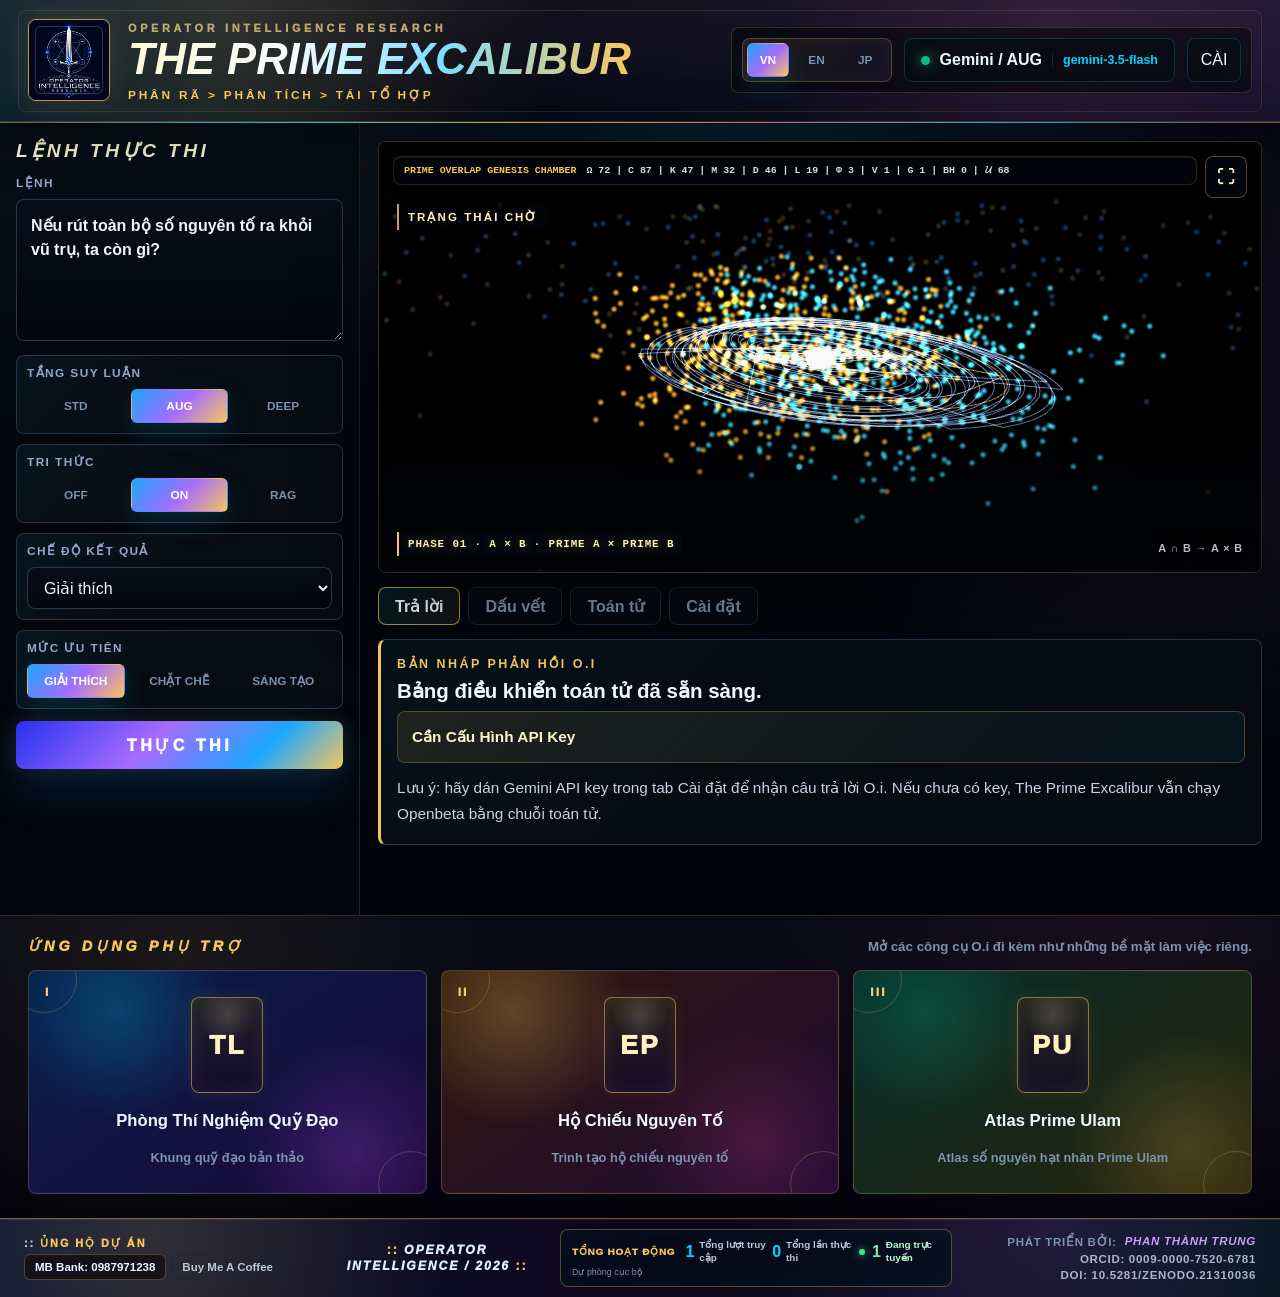
<file: index.html>
<!doctype html>
<html lang="vi">
  <head>
    <meta charset="utf-8" />
    <meta name="viewport" content="width=device-width, initial-scale=1" />
    <title>The Prime Excalibur | Operator Intelligence</title>
    <meta name="description" content="The Prime Excalibur is an Operator Intelligence workbench for decomposition, analysis, recomposition, and AI-assisted reasoning." />
    <meta name="robots" content="index, follow, max-image-preview:large" />
    <meta name="theme-color" content="#050814" />
    <link rel="canonical" href="https://www.o-i.vn/" />
    <link rel="icon" type="image/png" sizes="32x32" href="./assets/favicon-32.png" />
    <link rel="apple-touch-icon" sizes="180x180" href="./assets/apple-touch-icon.png" />
    <link rel="manifest" href="./site.webmanifest" />
    <meta property="og:type" content="website" />
    <meta property="og:site_name" content="Operator Intelligence" />
    <meta property="og:title" content="The Prime Excalibur" />
    <meta property="og:description" content="Decompose, analyze, and recompose through an Operator Intelligence workbench." />
    <meta property="og:url" content="https://www.o-i.vn/" />
    <meta property="og:image" content="https://www.o-i.vn/assets/oi-research-logo.jpg" />
    <meta name="twitter:card" content="summary_large_image" />
    <meta name="twitter:title" content="The Prime Excalibur" />
    <meta name="twitter:description" content="An Operator Intelligence workbench for structured AI-assisted reasoning." />
    <meta name="twitter:image" content="https://www.o-i.vn/assets/oi-research-logo.jpg" />
    <script type="application/ld+json">
      {
        "@context": "https://schema.org",
        "@type": "WebApplication",
        "name": "The Prime Excalibur",
        "url": "https://www.o-i.vn/",
        "applicationCategory": "EducationalApplication",
        "operatingSystem": "Web",
        "inLanguage": ["en", "vi", "ja"],
        "description": "An Operator Intelligence workbench for decomposition, analysis, recomposition, and AI-assisted reasoning.",
        "author": {
          "@type": "Person",
          "name": "Phan Thanh Trung",
          "identifier": "https://orcid.org/0009-0000-7520-6781"
        }
      }
    </script>
    <link rel="stylesheet" href="./styles.css" />
  </head>
  <body>
    <main class="app-shell">
      <header class="topbar">
        <section class="brand">
          <div class="brand-mark" aria-hidden="true">
            <img src="./assets/oi-research-logo.jpg" alt="" />
          </div>
          <div>
            <span class="brand-kicker">Operator Intelligence Research</span>
            <h1>The Prime Excalibur</h1>
            <p data-i18n="brandSubtitle">Decompose &gt; Analyze &gt; Recompose</p>
          </div>
        </section>

        <section class="system-strip" aria-label="System status">
          <div class="segmented language-switch" id="languageSwitch" aria-label="Language">
            <button class="active" data-lang="VN" type="button">VN</button>
            <button data-lang="EN" type="button">EN</button>
            <button data-lang="JP" type="button">JP</button>
          </div>
          <div class="status-chip">
            <span class="status-dot"></span>
            <span id="providerStatus">Local Shell</span>
            <strong id="activeModelStatus">gpt-4.1-mini</strong>
          </div>
          <button class="icon-button" id="settingsButton" title="Settings" type="button" data-i18n="settingsShort">SET</button>
        </section>
      </header>

      <section class="workspace">
        <aside class="control-panel" aria-label="Execution controls">
          <div class="panel-header">
            <h2 data-i18n="executionCommand">Execution Command</h2>
          </div>

          <label class="field-label" for="commandInput" data-i18n="command">Lệnh</label>
          <textarea id="commandInput" spellcheck="false">Nếu rút toàn bộ số nguyên tố ra khỏi vũ trụ, ta còn gì?</textarea>

          <div class="control-group">
            <span class="group-title" data-i18n="inferenceLayer">Inference Layer</span>
            <div class="segmented" data-bind="inference">
              <button data-value="STD" type="button">STD</button>
              <button class="active" data-value="AUG" type="button">AUG</button>
              <button data-value="DEEP" type="button">DEEP</button>
            </div>
          </div>

          <div class="control-group">
            <span class="group-title" data-i18n="knowledge">Knowledge</span>
            <div class="segmented" data-bind="knowledge">
              <button data-value="OFF" type="button">OFF</button>
              <button class="active" data-value="ON" type="button">ON</button>
              <button data-value="RAG" type="button">RAG</button>
            </div>
          </div>

          <div class="control-group">
            <span class="group-title" data-i18n="outputMode">Output Mode</span>
            <select id="outputMode">
              <option value="Explain" data-i18n="modeExplain">Explain</option>
              <option value="Analyze" data-i18n="modeAnalyze">Analyze</option>
              <option value="Write" data-i18n="modeWrite">Write</option>
              <option value="Code" data-i18n="modeCode">Code</option>
              <option value="Plan" data-i18n="modePlan">Plan</option>
            </select>
          </div>

          <div class="control-group">
            <span class="group-title" data-i18n="priority">Priority</span>
            <div class="segmented" data-bind="priority">
              <button class="active" data-value="EXPLAIN" type="button" data-i18n="priorityExplain">Explain</button>
              <button data-value="STRICT" type="button" data-i18n="priorityStrict">Strict</button>
              <button data-value="CREATIVE" type="button" data-i18n="priorityCreative">Creative</button>
            </div>
          </div>

          <button class="run-button" id="runButton" type="button" data-i18n="run">EXECUTE</button>
        </aside>

        <section class="main-stage">
          <div class="stage-visual">
            <div class="genesis-chamber" id="genesisChamber" aria-hidden="true">
              <canvas id="primeGenesisCanvas"></canvas>
              <button class="genesis-expand" id="genesisExpandButton" type="button" aria-label="Expand genesis chamber">⛶</button>
              <div class="genesis-hud">
                <strong>PRIME OVERLAP GENESIS CHAMBER</strong>
                <span>FIELD: A/B PRIME OVERLAP</span>
                <span>MODE: MULTIPLICATIVE GENESIS</span>
                <span id="genesisReadout">WEBGL: STARTING</span>
              </div>
              <div class="genesis-phase" id="genesisPhase">PHASE 01 · A × B</div>
              <div class="genesis-pipeline" id="genesisPipeline">A/B PRIME DOMAINS → Ω OVERLAP → PRIME MULTIPLICATION</div>
              <div class="genesis-fallback" id="genesisFallback">WebGL chamber is not available.</div>
            </div>
            <p id="stageCaption" data-i18n="idle">Idle</p>
          </div>

          <nav class="tabs" aria-label="Output tabs">
            <button class="active" data-tab="answer" type="button" data-i18n="tabAnswer">Answer</button>
            <button data-tab="trace" type="button" data-i18n="tabTrace">Trace</button>
            <button data-tab="operators" type="button" data-i18n="tabOperators">Operators</button>
            <button data-tab="setup" type="button" data-i18n="tabSetup">Setup</button>
          </nav>

          <section class="tab-panel active" id="answerPanel">
            <div class="result-card">
              <div class="card-kicker" data-i18n="responseDraft">O.i Response Draft</div>
              <h3 id="answerTitle" data-i18n="readyTitle">Operator console is ready.</h3>
              <div id="answerText" class="answer-body" data-i18n="readyText">
                Enter a command, choose an inference layer, then press EXECUTE. O.i Box will apply the bundled operator chain before calling the selected provider.
              </div>
            </div>
          </section>

          <section class="tab-panel" id="tracePanel">
            <ol class="trace-list" id="traceList"></ol>
          </section>

          <section class="tab-panel" id="operatorsPanel">
            <div class="operator-toolbar">
              <input id="operatorSearch" data-i18n-placeholder="searchOperators" placeholder="Search operators..." type="search" />
              <span id="operatorCount">0 operators</span>
            </div>
            <div class="operator-grid" id="operatorGrid"></div>
          </section>

          <section class="tab-panel" id="setupPanel">
            <div class="setup-stack">
              <section class="api-key-card" aria-label="Gemini API key configuration">
                <div class="api-key-card-header">
                  <div>
                    <span data-i18n="apiConfigRequired">API Key Configuration</span>
                    <small data-i18n="apiConfigHint">Paste your personal Gemini API key to launch evaluation.</small>
                  </div>
                  <a href="https://aistudio.google.com/app/apikey" target="_blank" rel="noreferrer" data-i18n="getFreeKey">Get free key</a>
                </div>
                <div class="api-key-row">
                  <input id="providerSelect" type="hidden" value="Gemini" />
                  <input id="modelInput" type="hidden" value="gemini-3.5-flash" />
                  <input id="endpointInput" type="hidden" value="" />
                  <label id="apiKeyField" class="api-key-input-wrap">
                    <span data-i18n="apiKey">API Key</span>
                    <input id="apiKeyInput" data-i18n-placeholder="apiKeyPlaceholder" placeholder="AIzaSy..." type="password" />
                  </label>
                  <button class="secondary-button compact" id="saveSettingsButton" type="button" data-i18n="applySettings">Apply</button>
                </div>
                <div class="api-key-status" id="apiKeyStatus" aria-live="polite"></div>
              </section>
            </div>
          </section>
        </section>

      </section>
      <section class="companion-apps" aria-label="Companion apps">
        <div class="companion-heading">
          <span data-i18n="companionApps">Companion Apps</span>
          <small data-i18n="companionAppsHint">Open bundled O.i tools as separate work surfaces.</small>
        </div>
        <div class="tarot-grid">
          <a class="tarot-card tarot-trajectory" href="./apps/trajectory-lab/index.html" target="_blank" rel="noreferrer">
            <span class="tarot-number">I</span>
            <span class="tarot-icon" aria-hidden="true">TL</span>
            <strong data-i18n="trajectoryLabName">Trajectory Lab</strong>
            <small data-i18n="trajectoryLabHint">Manuscript trajectory framework</small>
          </a>
          <a class="tarot-card tarot-passport" href="./apps/element-passport-generator/index.html" target="_blank" rel="noreferrer">
            <span class="tarot-number">II</span>
            <span class="tarot-icon" aria-hidden="true">EP</span>
            <strong data-i18n="elementPassportName">Element Passport</strong>
            <small data-i18n="elementPassportHint">Element passport generator</small>
          </a>
          <a class="tarot-card tarot-prime" href="./apps/prime-ulam-nuclear-atlas/index.html" target="_blank" rel="noreferrer">
            <span class="tarot-number">III</span>
            <span class="tarot-icon" aria-hidden="true">PU</span>
            <strong data-i18n="primeUlamAtlasName">Prime Ulam Atlas</strong>
            <small data-i18n="primeUlamAtlasHint">Prime Ulam nuclear integer atlas</small>
          </a>
        </div>
      </section>
      <footer class="app-footer">
        <section class="footer-support">
          <h2><span>::</span> <span data-i18n="supportWork">Support My Work</span></h2>
          <div class="footer-links">
            <span class="bank-pill">MB Bank: 0987971238</span>
            <a href="https://www.buymeacoffee.com/vietgemsvn" target="_blank" rel="noreferrer">Buy Me A Coffee</a>
          </div>
        </section>
        <section class="footer-center"><span>::</span> Operator Intelligence / 2026 <span>::</span></section>
        <section class="footer-counter" aria-live="polite" aria-label="Usage metrics">
          <span class="footer-counter-label" data-i18n="activityTotal">Hoạt động</span>
          <div class="footer-counter-details">
            <span class="counter-metric">
              <b id="visitCount">0</b>
              <span data-i18n="totalVisits">Tổng lượt truy cập</span>
            </span>
            <span class="counter-metric">
              <b id="executionCount">0</b>
              <span data-i18n="executions">Tổng lần thực thi</span>
            </span>
            <span class="counter-metric online-metric">
              <span class="online-indicator"><i aria-hidden="true"></i><b id="onlineCount">0</b></span>
              <span data-i18n="onlineNow">Đang online</span>
            </span>
          </div>
          <small id="counterScope" data-i18n="globalCounter">Bộ đếm toàn cầu</small>
        </section>
        <section class="footer-credit">
          <span data-i18n="developedBy">Developed by:</span>
          <a href="https://www.fb.me/phanthanhtrung" target="_blank" rel="noreferrer">Phan Thành Trung</a>
          <a class="footer-id" href="https://orcid.org/0009-0000-7520-6781" target="_blank" rel="noreferrer">ORCID: 0009-0000-7520-6781</a>
          <a class="footer-id" href="https://doi.org/10.5281/zenodo.21310036" target="_blank" rel="noreferrer">DOI: 10.5281/zenodo.21310036</a>
        </section>
      </footer>
    </main>

    <script src="./operator-data.js"></script>
    <script src="./app.js"></script>
    <script src="./genesis-chamber.js"></script>
  </body>
</html>
</file>
<file: styles.css>
:root {
  --bg: #02050a;
  --panel: #070b13;
  --panel-2: #0b101b;
  --line: #1b2638;
  --text: #edf7ff;
  --muted: #7c91ad;
  --cyan: #00d5ff;
  --cyan-soft: rgba(0, 213, 255, 0.14);
  --blue: #2468ff;
  --violet: #7a17ff;
  --green: #12b981;
  --warn: #f5b84b;
  --gold: #f7c65b;
  --rose: #ff5f9e;
  --amethyst: #a66cff;
  --sapphire: #1ba7ff;
  --emerald: #1ed6a3;
  --ink: #050611;
  --shadow: 0 24px 80px rgba(0, 0, 0, 0.45);
}

* {
  box-sizing: border-box;
}

html,
body {
  height: 100%;
}

body {
  margin: 0;
  background: var(--bg);
  color: var(--text);
  font-family: Inter, Segoe UI, Arial, sans-serif;
  letter-spacing: 0;
}

button,
input,
textarea,
select {
  font: inherit;
}

.app-shell {
  min-height: 100vh;
  background:
    radial-gradient(circle at 12% 12%, rgba(247, 198, 91, 0.13), transparent 18rem),
    radial-gradient(circle at 58% 8%, rgba(0, 213, 255, 0.14), transparent 28rem),
    radial-gradient(circle at 90% 32%, rgba(166, 108, 255, 0.12), transparent 22rem),
    linear-gradient(180deg, #070816 0%, #02050a 52%, #05030c 100%);
}

.topbar {
  position: relative;
  display: flex;
  align-items: center;
  justify-content: space-between;
  min-height: 108px;
  padding: 18px 28px 20px;
  border-bottom: 1px solid rgba(247, 198, 91, 0.38);
  background:
    radial-gradient(circle at 18% 22%, rgba(247, 198, 91, 0.14), transparent 20rem),
    radial-gradient(circle at 82% 16%, rgba(255, 95, 158, 0.1), transparent 18rem),
    linear-gradient(90deg, rgba(0, 213, 255, 0.1), transparent 36%, rgba(166, 108, 255, 0.1)),
    linear-gradient(180deg, #11101d 0%, #040713 100%);
  box-shadow: 0 18px 48px rgba(0, 0, 0, 0.34), inset 0 -1px 0 rgba(247, 198, 91, 0.18);
}

.topbar::before {
  position: absolute;
  inset: 10px 18px;
  border: 1px solid rgba(247, 198, 91, 0.14);
  border-radius: 8px;
  content: "";
  pointer-events: none;
}

.topbar::after {
  position: absolute;
  right: 28px;
  bottom: -1px;
  left: 28px;
  height: 1px;
  background: linear-gradient(90deg, transparent, var(--cyan), var(--gold), var(--rose), var(--cyan), transparent);
  content: "";
  opacity: 0.75;
}

.brand {
  display: flex;
  align-items: center;
  gap: 18px;
  min-width: 0;
}

.brand-mark {
  position: relative;
  display: grid;
  width: 82px;
  height: 82px;
  place-items: center;
  border: 1px solid rgba(247, 198, 91, 0.76);
  border-radius: 8px;
  color: var(--cyan);
  overflow: hidden;
  background: #02050a;
  box-shadow: inset 0 0 22px rgba(0, 213, 255, 0.2), 0 0 28px rgba(247, 198, 91, 0.12);
}

.brand-mark::after {
  position: absolute;
  inset: 6px;
  border: 1px solid rgba(255, 255, 255, 0.18);
  border-radius: 6px;
  content: "";
  pointer-events: none;
}

.brand-mark img {
  width: 100%;
  height: 100%;
  object-fit: cover;
  object-position: center 32%;
}

.brand h1 {
  margin: 4px 0 0;
  font-size: clamp(1.85rem, 3.4vw, 3.45rem);
  font-style: italic;
  line-height: 0.9;
  text-transform: uppercase;
  background: linear-gradient(90deg, #fff8d8 0%, #f7fcff 32%, #7ddfff 62%, #f7c65b 100%);
  -webkit-background-clip: text;
  background-clip: text;
  color: transparent;
}

.brand-kicker {
  display: inline-block;
  color: #bda76f;
  font-size: 0.68rem;
  font-weight: 950;
  letter-spacing: 0.34em;
  text-transform: uppercase;
}

.brand p {
  margin: 9px 0 0;
  color: var(--gold);
  font-size: 0.74rem;
  font-weight: 800;
  letter-spacing: 0.24em;
  text-transform: uppercase;
}

.system-strip {
  display: flex;
  align-items: center;
  gap: 12px;
  padding: 10px;
  border: 1px solid rgba(247, 198, 91, 0.18);
  border-radius: 8px;
  background: rgba(2, 5, 10, 0.54);
}

.language-switch {
  width: 150px;
  padding: 4px;
  border: 1px solid rgba(247, 198, 91, 0.26);
  border-radius: 8px;
  background:
    linear-gradient(135deg, rgba(247, 198, 91, 0.08), rgba(166, 108, 255, 0.08)),
    rgba(7, 11, 19, 0.86);
  box-shadow: inset 0 0 18px rgba(247, 198, 91, 0.05);
}

.status-chip,
.icon-button {
  min-height: 44px;
  border: 1px solid rgba(0, 213, 255, 0.2);
  border-radius: 8px;
  background: rgba(7, 11, 19, 0.72);
  color: var(--text);
}

.status-chip {
  display: flex;
  align-items: center;
  gap: 10px;
  padding: 0 16px;
  font-weight: 800;
}

.status-chip strong {
  padding-left: 10px;
  border-left: 1px solid var(--line);
  color: var(--cyan);
  font-size: 0.78rem;
  max-width: 160px;
  overflow: hidden;
  text-overflow: ellipsis;
  white-space: nowrap;
}

.status-dot {
  width: 9px;
  height: 9px;
  border-radius: 999px;
  background: var(--green);
  box-shadow: 0 0 14px var(--green);
}

.icon-button {
  width: 54px;
  cursor: pointer;
}

.workspace {
  display: grid;
  grid-template-columns: minmax(280px, 360px) minmax(0, 1fr);
  min-height: calc(100vh - 108px);
}

.control-panel {
  min-width: 0;
  padding: 16px;
  border-right: 1px solid rgba(27, 38, 56, 0.9);
  background:
    linear-gradient(180deg, rgba(27, 167, 255, 0.04), transparent 22rem),
    rgba(4, 7, 13, 0.96);
}

.panel-header {
  display: flex;
  align-items: center;
  justify-content: space-between;
  gap: 12px;
  margin-bottom: 14px;
}

.panel-header h2 {
  margin: 0;
  color: #fff8d8;
  font-size: 1.2rem;
  font-style: italic;
  letter-spacing: 0.18em;
  text-transform: uppercase;
}

.panel-header span {
  color: var(--cyan);
  font-size: 0.75rem;
  font-weight: 900;
}

.field-label,
.group-title {
  display: block;
  margin-bottom: 9px;
  color: #93a8ca;
  font-size: 0.74rem;
  font-weight: 900;
  letter-spacing: 0.12em;
  text-transform: uppercase;
}

textarea,
input,
select {
  width: 100%;
  border: 1px solid rgba(43, 61, 88, 0.9);
  border-radius: 8px;
  background: linear-gradient(180deg, rgba(7, 13, 26, 0.98), rgba(3, 6, 14, 0.98));
  color: var(--text);
  outline: none;
}

textarea {
  min-height: 142px;
  padding: 14px;
  resize: vertical;
  font-size: 1rem;
  font-weight: 750;
  line-height: 1.48;
}

input,
select {
  min-height: 42px;
  padding: 0 12px;
}

textarea:focus,
input:focus,
select:focus {
  border-color: rgba(247, 198, 91, 0.72);
  box-shadow: 0 0 0 3px rgba(247, 198, 91, 0.12), 0 0 18px rgba(0, 213, 255, 0.08);
}

.control-group {
  margin-top: 10px;
  padding: 10px;
  border: 1px solid rgba(43, 61, 88, 0.84);
  border-radius: 8px;
  background:
    linear-gradient(135deg, rgba(0, 213, 255, 0.05), transparent 46%),
    var(--panel);
}

.segmented {
  display: grid;
  grid-template-columns: repeat(3, 1fr);
  gap: 6px;
}

.segmented.tiny {
  width: 92px;
  grid-template-columns: 1fr 1fr;
}

.segmented button {
  min-height: 34px;
  border: 1px solid transparent;
  border-radius: 6px;
  background: transparent;
  color: var(--muted);
  cursor: pointer;
  font-size: 0.74rem;
  font-weight: 900;
  text-transform: uppercase;
}

.segmented button.active {
  background: linear-gradient(135deg, var(--sapphire), var(--amethyst) 52%, var(--gold));
  color: white;
  box-shadow: 0 10px 28px rgba(0, 213, 255, 0.14);
}

.run-button,
.secondary-button {
  width: 100%;
  min-height: 48px;
  border: 0;
  border-radius: 8px;
  background: linear-gradient(135deg, #2832f0 0%, var(--amethyst) 42%, var(--sapphire) 74%, var(--gold) 100%);
  color: white;
  cursor: pointer;
  font-weight: 950;
  letter-spacing: 0.22em;
  text-transform: uppercase;
}

.run-button {
  margin-top: 12px;
  box-shadow: 0 18px 50px rgba(0, 126, 255, 0.2), 0 0 24px rgba(247, 198, 91, 0.12);
}

.secondary-button {
  min-height: 46px;
  letter-spacing: 0.08em;
}

.main-stage {
  min-width: 0;
  padding: 18px;
}

.stage-visual {
  position: relative;
  min-height: clamp(430px, 48vh, 620px);
  overflow: hidden;
  border: 1px solid rgba(247, 198, 91, 0.18);
  border-radius: 8px;
  background:
    radial-gradient(circle at 50% 42%, rgba(247, 198, 91, 0.08), transparent 18rem),
    radial-gradient(circle at center, rgba(16, 40, 70, 0.75), transparent 24rem),
    radial-gradient(circle at 78% 24%, rgba(166, 108, 255, 0.12), transparent 18rem),
    #010408;
  box-shadow: var(--shadow);
}

.stage-visual.is-expanded {
  position: fixed;
  inset: 16px;
  z-index: 40;
  min-height: auto;
  border-color: rgba(247, 198, 91, 0.48);
  box-shadow: 0 30px 120px rgba(0, 0, 0, 0.78);
}

.genesis-chamber {
  position: absolute;
  inset: 0;
  background:
    radial-gradient(circle at 18% 34%, rgba(247, 121, 52, 0.18), transparent 32%),
    radial-gradient(circle at 78% 42%, rgba(27, 167, 255, 0.22), transparent 38%),
    linear-gradient(105deg, rgba(37, 14, 8, 0.7), rgba(2, 8, 18, 0.96) 46%, rgba(3, 25, 49, 0.78));
}

.genesis-chamber::after {
  position: absolute;
  inset: 0;
  background:
    linear-gradient(180deg, transparent 58%, rgba(1, 4, 8, 0.72)),
    radial-gradient(circle at center, transparent 34%, rgba(0, 0, 0, 0.18));
  pointer-events: none;
  content: "";
}

.genesis-chamber canvas {
  position: absolute;
  inset: 0;
  width: 100%;
  height: 100%;
  background:
    radial-gradient(circle at 48% 46%, rgba(255, 221, 120, 0.16), transparent 18%),
    radial-gradient(circle at 25% 35%, rgba(247, 121, 52, 0.14), transparent 30%),
    radial-gradient(circle at 80% 42%, rgba(27, 167, 255, 0.18), transparent 34%),
    #020814;
  opacity: 0.98;
  transform: translateZ(0);
  will-change: transform;
}

.genesis-expand {
  position: absolute;
  top: 14px;
  right: 14px;
  z-index: 5;
  display: grid;
  width: 42px;
  height: 42px;
  place-items: center;
  border: 1px solid rgba(247, 198, 91, 0.34);
  border-radius: 8px;
  background: rgba(3, 8, 17, 0.72);
  color: #fff0bf;
  cursor: pointer;
  font-size: 1.1rem;
  font-weight: 900;
  backdrop-filter: blur(12px);
}

.genesis-expand:hover {
  border-color: rgba(247, 198, 91, 0.72);
  background: rgba(247, 198, 91, 0.1);
}

.genesis-hud {
  position: absolute;
  top: 14px;
  right: 64px;
  left: 14px;
  z-index: 2;
  display: flex;
  align-items: center;
  gap: 10px;
  min-width: 0;
  padding: 8px 10px;
  border: 1px solid rgba(247, 198, 91, 0.16);
  border-radius: 8px;
  background: rgba(3, 8, 17, 0.48);
  box-shadow: inset 0 1px 0 rgba(255, 242, 198, 0.08), 0 18px 38px rgba(0, 0, 0, 0.22);
  color: #dcecff;
  font-family: Consolas, "Courier New", monospace;
  font-size: 0.62rem;
  font-weight: 800;
  letter-spacing: 0;
  backdrop-filter: blur(12px);
}

.genesis-hud strong {
  flex: 0 0 auto;
  color: var(--gold);
  white-space: nowrap;
}

.genesis-hud span:not(#genesisReadout) {
  display: none;
}

#genesisReadout {
  min-width: 0;
  overflow: hidden;
  color: rgba(237, 247, 255, 0.9);
  text-overflow: ellipsis;
  white-space: nowrap;
}

.genesis-controls {
  display: none;
}

.genesis-controls label {
  display: grid;
  gap: 4px;
}

.genesis-controls span {
  color: #b9c8dc;
  font-size: 0.68rem;
  font-weight: 850;
  text-transform: uppercase;
}

.genesis-controls input {
  width: 100%;
  accent-color: var(--gold);
}

.genesis-controls button {
  min-height: 34px;
  border: 1px solid rgba(247, 198, 91, 0.32);
  border-radius: 8px;
  background: linear-gradient(135deg, rgba(247, 198, 91, 0.2), rgba(0, 213, 255, 0.12));
  color: #fff8d8;
  cursor: pointer;
  font-size: 0.72rem;
  font-weight: 900;
  text-transform: uppercase;
}

.genesis-controls button.is-active {
  border-color: rgba(255, 240, 191, 0.8);
  box-shadow: 0 0 24px rgba(247, 198, 91, 0.22);
}

.genesis-pipeline {
  position: absolute;
  right: 18px;
  bottom: 18px;
  z-index: 3;
  max-width: min(500px, calc(100% - 260px));
  color: rgba(237, 247, 255, 0.76);
  font-size: 0.68rem;
  font-weight: 800;
  letter-spacing: 0.08em;
  text-align: right;
  text-transform: uppercase;
  text-shadow: 0 0 18px rgba(0, 0, 0, 0.82);
  font-family: "Cambria Math", "Segoe UI Symbol", "Segoe UI", sans-serif;
}

.genesis-phase {
  position: absolute;
  bottom: 16px;
  left: 18px;
  z-index: 3;
  max-width: min(390px, calc(100% - 36px));
  padding: 6px 9px;
  border-left: 2px solid var(--gold);
  background: rgba(2, 8, 18, 0.62);
  color: #fff1b8;
  font-family: "Cambria Math", "Segoe UI Symbol", "Segoe UI", monospace;
  font-size: 0.68rem;
  font-weight: 800;
  letter-spacing: 0.08em;
  text-shadow: 0 0 14px rgba(247, 198, 91, 0.48);
}

.genesis-fallback {
  position: absolute;
  inset: auto 18px 18px;
  z-index: 3;
  display: none;
  padding: 10px 12px;
  border: 1px solid rgba(255, 95, 158, 0.34);
  border-radius: 8px;
  background: rgba(30, 6, 18, 0.84);
  color: #ffd8e6;
  font-size: 0.78rem;
  font-weight: 800;
}

#stageCaption {
  position: absolute;
  z-index: 4;
  top: 62px;
  left: 18px;
  max-width: min(260px, calc(100% - 90px));
  margin: 0;
  padding: 6px 9px;
  border-left: 2px solid rgba(247, 198, 91, 0.82);
  background: rgba(2, 8, 18, 0.58);
  color: #fff0bf;
  font-size: 0.72rem;
  font-weight: 900;
  letter-spacing: 0.18em;
  text-align: left;
  text-shadow: 0 0 18px rgba(0, 0, 0, 0.8), 0 0 18px rgba(247, 198, 91, 0.34);
  text-transform: uppercase;
  transform: none;
  white-space: nowrap;
}

.tabs {
  display: flex;
  gap: 8px;
  margin: 14px 0;
}

.tabs button {
  min-height: 38px;
  padding: 0 16px;
  border: 1px solid var(--line);
  border-radius: 8px;
  background: #050810;
  color: var(--muted);
  cursor: pointer;
  font-weight: 850;
}

.tabs button.active {
  border-color: rgba(247, 198, 91, 0.7);
  color: var(--text);
  background: linear-gradient(135deg, rgba(0, 213, 255, 0.1), rgba(247, 198, 91, 0.08));
}

.tab-panel {
  display: none;
}

.tab-panel.active {
  display: block;
}

.result-card,
.runtime-card,
.operator-card,
.trace-list li,
.setup-grid {
  border: 1px solid rgba(43, 61, 88, 0.86);
  border-radius: 8px;
  background:
    linear-gradient(135deg, rgba(0, 213, 255, 0.04), transparent 48%),
    rgba(7, 11, 19, 0.92);
}

.result-card {
  padding: 16px;
  border-left: 3px solid var(--gold);
}

.card-kicker {
  color: var(--gold);
  font-size: 0.78rem;
  font-weight: 900;
  letter-spacing: 0.2em;
  text-transform: uppercase;
}

.result-card h3 {
  margin: 8px 0;
  font-size: 1.28rem;
}

.answer-body {
  display: grid;
  gap: 12px;
  max-width: 980px;
  color: var(--text);
  font-size: 0.96rem;
  line-height: 1.72;
  contain: layout paint style;
}

.answer-body > * {
  content-visibility: auto;
  contain-intrinsic-size: auto 64px;
}

.answer-body p {
  margin: 0;
  color: rgba(236, 244, 255, 0.92);
}

.answer-body h4 {
  margin: 10px 0 0;
  color: var(--gold);
  font-size: 0.92rem;
  font-weight: 950;
  letter-spacing: 0.08em;
  text-transform: uppercase;
}

.answer-body ul,
.answer-body ol {
  display: grid;
  gap: 8px;
  margin: 0;
  padding-left: 22px;
}

.answer-body li {
  padding-left: 4px;
  color: rgba(236, 244, 255, 0.92);
}

.answer-body strong {
  color: #fff3c4;
  font-weight: 950;
}

.answer-body code {
  padding: 2px 6px;
  border: 1px solid rgba(247, 198, 91, 0.2);
  border-radius: 6px;
  background: rgba(5, 8, 16, 0.82);
  color: #9fe7ff;
  font-family: Consolas, "SFMono-Regular", monospace;
  font-size: 0.9em;
}

.math-inline,
.math-block {
  color: #fff3c4;
  font-family: "Cambria Math", "STIX Two Math", Georgia, serif;
  font-weight: 700;
}

.math-inline {
  display: inline-flex;
  align-items: center;
  gap: 0.12em;
  padding: 0 2px;
  vertical-align: baseline;
}

.math-block {
  display: flex;
  align-items: center;
  width: fit-content;
  max-width: 100%;
  margin: 4px 0;
  padding: 12px 14px;
  overflow-x: auto;
  border: 1px solid rgba(247, 198, 91, 0.24);
  border-radius: 8px;
  background: rgba(255, 202, 86, 0.06);
  line-height: 1.5;
  white-space: nowrap;
  contain-intrinsic-size: auto 74px;
}

.math-frac {
  display: inline-grid;
  grid-template-rows: auto auto;
  align-items: center;
  margin: 0 0.16em;
  text-align: center;
  vertical-align: middle;
}

.math-frac > span:first-child {
  padding: 0 0.26em 0.08em;
  border-bottom: 1px solid currentColor;
}

.math-frac > span:last-child {
  padding: 0.08em 0.26em 0;
}

.math-inline sub,
.math-inline sup,
.math-block sub,
.math-block sup {
  line-height: 0;
}

.answer-body pre.code-block {
  position: relative;
  margin: 2px 0 6px;
  padding: 38px 16px 16px;
  overflow: auto;
  border: 1px solid rgba(247, 198, 91, 0.26);
  border-radius: 8px;
  background:
    linear-gradient(135deg, rgba(255, 202, 86, 0.08), transparent 32%),
    rgba(3, 7, 16, 0.94);
  box-shadow: inset 0 1px 0 rgba(255, 244, 196, 0.06);
  contain-intrinsic-size: auto 220px;
}

.answer-body pre.code-block code {
  display: block;
  padding: 0;
  border: 0;
  background: transparent;
  color: #dff7ff;
  font-size: 0.88rem;
  line-height: 1.65;
  white-space: pre;
}

.code-lang {
  position: absolute;
  top: 10px;
  left: 12px;
  padding: 3px 8px;
  border: 1px solid rgba(247, 198, 91, 0.28);
  border-radius: 999px;
  color: var(--gold);
  font-family: var(--mono);
  font-size: 0.62rem;
  font-weight: 900;
  letter-spacing: 0.1em;
  text-transform: uppercase;
}

.answer-note {
  padding: 12px 14px;
  border: 1px solid rgba(247, 198, 91, 0.26);
  border-radius: 8px;
  background: linear-gradient(135deg, rgba(247, 198, 91, 0.1), rgba(0, 213, 255, 0.05));
  color: #fff3c4;
  font-weight: 850;
}

.result-card p {
  margin: 0;
  color: #c5d4e7;
  line-height: 1.7;
}

.trace-list {
  display: grid;
  gap: 10px;
  margin: 0;
  padding: 0;
  list-style: none;
}

.trace-list li {
  padding: 14px;
}

.trace-list strong {
  display: block;
  margin-bottom: 5px;
  color: var(--text);
}

.trace-list span {
  color: var(--muted);
}

.operator-toolbar {
  display: flex;
  align-items: center;
  gap: 12px;
  margin-bottom: 14px;
}

.operator-toolbar span {
  color: var(--muted);
  white-space: nowrap;
  font-weight: 800;
}

.operator-grid {
  display: grid;
  grid-template-columns: repeat(auto-fill, minmax(240px, 1fr));
  gap: 12px;
}

.operator-card {
  display: grid;
  gap: 8px;
  min-height: 132px;
  padding: 12px;
  border-top-color: rgba(247, 198, 91, 0.22);
}

.operator-card h4 {
  margin: 0;
  font-size: 0.9rem;
}

.operator-card p {
  display: -webkit-box;
  overflow: hidden;
  margin: 0;
  color: #b8c7da;
  font-size: 0.78rem;
  line-height: 1.35;
  -webkit-box-orient: vertical;
  -webkit-line-clamp: 3;
}

.tag-row {
  display: flex;
  flex-wrap: wrap;
  gap: 6px;
  align-self: end;
}

.tag {
  max-width: 100%;
  overflow: hidden;
  padding: 5px 8px;
  border: 1px solid rgba(247, 198, 91, 0.22);
  border-radius: 6px;
  color: #f3cd7d;
  font-size: 0.7rem;
  font-weight: 850;
  text-overflow: ellipsis;
  white-space: nowrap;
}

.setup-stack {
  display: grid;
  gap: 16px;
}

.api-key-card {
  display: grid;
  gap: 16px;
  max-width: 760px;
  padding: 18px;
  border: 1px solid rgba(247, 137, 47, 0.42);
  border-radius: 10px;
  background:
    linear-gradient(135deg, rgba(247, 198, 91, 0.1), rgba(132, 79, 255, 0.12)),
    rgba(15, 16, 31, 0.92);
  box-shadow: 0 18px 44px rgba(0, 0, 0, 0.28);
}

.api-key-card-header {
  display: flex;
  align-items: start;
  justify-content: space-between;
  gap: 18px;
}

.api-key-card-header > div {
  display: grid;
  gap: 8px;
}

.api-key-card-header span {
  color: var(--gold);
  font-size: 0.88rem;
  font-weight: 950;
  letter-spacing: 0.02em;
}

.api-key-card-header small {
  color: var(--muted);
  font-size: 0.86rem;
  font-weight: 700;
  line-height: 1.55;
}

.api-key-card-header a {
  flex: 0 0 auto;
  color: #c8a7ff;
  font-size: 0.8rem;
  font-weight: 850;
  text-decoration: underline;
  text-underline-offset: 3px;
}

.api-key-row {
  display: grid;
  grid-template-columns: minmax(0, 1fr) auto;
  gap: 10px;
  align-items: end;
}

.api-key-input-wrap {
  display: grid;
  gap: 7px;
}

.api-key-input-wrap span {
  color: var(--muted);
  font-size: 0.72rem;
  font-weight: 900;
  letter-spacing: 0.08em;
  text-transform: uppercase;
}

.api-key-row input {
  min-height: 38px;
  border-color: rgba(255, 126, 38, 0.72);
  background: rgba(4, 10, 22, 0.9);
}

.api-key-status {
  display: none;
  min-height: 20px;
  padding: 8px 10px;
  border: 1px solid rgba(82, 255, 187, 0.22);
  border-radius: 8px;
  background: rgba(30, 255, 171, 0.08);
  color: #9cffd6;
  font-size: 0.82rem;
  font-weight: 850;
}

.api-key-status.visible {
  display: block;
}

.api-key-status.warning {
  border-color: rgba(255, 198, 91, 0.28);
  background: rgba(255, 198, 91, 0.08);
  color: #ffe2a1;
}

.secondary-button.compact {
  width: auto;
  min-width: 86px;
  min-height: 38px;
  padding: 0 18px;
  border-radius: 8px;
  background: linear-gradient(135deg, #ff7a00, #ff9d10);
  font-size: 0.84rem;
  letter-spacing: 0;
}

.setup-grid {
  display: grid;
  grid-template-columns: repeat(2, minmax(0, 1fr));
  gap: 14px;
  padding: 18px;
}

.setup-grid label {
  display: grid;
  gap: 8px;
  color: var(--muted);
  font-size: 0.78rem;
  font-weight: 900;
  text-transform: uppercase;
}

.setup-grid .wide {
  grid-column: 1 / -1;
}

.setup-section-title {
  display: flex;
  align-items: baseline;
  justify-content: space-between;
  gap: 16px;
  padding-bottom: 2px;
}

.setup-section-title span {
  color: var(--gold);
  font-size: 0.82rem;
  font-weight: 950;
  letter-spacing: 0.16em;
  text-transform: uppercase;
}

.setup-section-title small {
  color: var(--muted);
  font-weight: 750;
  text-align: right;
}

.free-models {
  display: grid;
  gap: 14px;
  margin-top: 4px;
  padding: 16px;
  border: 1px solid rgba(247, 198, 91, 0.18);
  border-radius: 8px;
  background:
    linear-gradient(135deg, rgba(247, 198, 91, 0.08), transparent 38%),
    linear-gradient(180deg, rgba(2, 5, 10, 0.78), rgba(8, 7, 18, 0.78));
}

.free-models-header {
  display: flex;
  align-items: baseline;
  justify-content: space-between;
  gap: 16px;
}

.free-models-header > div {
  display: grid;
  gap: 6px;
}

.free-models-header span {
  color: var(--gold);
  font-size: 0.82rem;
  font-weight: 950;
  letter-spacing: 0.16em;
  text-transform: uppercase;
}

.free-models-header small {
  color: var(--muted);
  font-weight: 750;
  text-align: right;
  text-transform: none;
}

#selectedModelSummary {
  flex: 0 0 auto;
  max-width: 360px;
  overflow: hidden;
  padding: 8px 12px;
  border: 1px solid rgba(247, 198, 91, 0.35);
  border-radius: 8px;
  background: linear-gradient(135deg, rgba(247, 198, 91, 0.11), rgba(0, 213, 255, 0.07));
  color: var(--text);
  font-size: 0.82rem;
  font-weight: 900;
  text-overflow: ellipsis;
  white-space: nowrap;
}

.free-model-grid {
  display: grid;
  grid-template-columns: repeat(4, minmax(0, 1fr));
  gap: 10px;
}

.free-model-card {
  display: grid;
  gap: 8px;
  min-height: 96px;
  padding: 12px;
  border: 1px solid rgba(43, 61, 88, 0.9);
  border-radius: 8px;
  background:
    linear-gradient(135deg, rgba(0, 213, 255, 0.05), transparent 42%),
    #050810;
  color: var(--text);
  cursor: pointer;
  text-align: left;
}

.free-model-card:hover,
.free-model-card.active {
  border-color: rgba(247, 198, 91, 0.72);
  background:
    linear-gradient(135deg, rgba(247, 198, 91, 0.12), rgba(0, 213, 255, 0.08)),
    #050810;
}

.free-model-card strong {
  font-size: 0.92rem;
}

.free-model-card em {
  justify-self: start;
  padding: 4px 8px;
  border: 1px solid rgba(247, 198, 91, 0.28);
  border-radius: 999px;
  color: var(--gold);
  font-size: 0.68rem;
  font-style: normal;
  font-weight: 900;
  text-transform: uppercase;
}

.free-model-card span {
  color: var(--muted);
  font-size: 0.76rem;
  font-weight: 750;
  line-height: 1.35;
}

.is-hidden {
  display: none !important;
}

.chain-list {
  display: grid;
  gap: 8px;
}

.chain-item {
  position: relative;
  display: grid;
  grid-template-columns: 28px minmax(0, 1fr);
  align-items: center;
  gap: 8px;
  min-height: 54px;
  padding: 8px;
  border: 1px solid rgba(247, 198, 91, 0.2);
  border-left: 2px solid var(--gold);
  border-radius: 8px;
  background:
    radial-gradient(circle at 0% 0%, rgba(247, 198, 91, 0.14), transparent 42%),
    linear-gradient(135deg, rgba(5, 11, 22, 0.96), rgba(18, 10, 31, 0.92));
  box-shadow: inset 0 0 0 1px rgba(255, 242, 198, 0.025);
}

.chain-item::after {
  position: absolute;
  inset: 8px;
  border: 1px solid rgba(0, 213, 255, 0.06);
  border-radius: 6px;
  pointer-events: none;
  content: "";
}

.chain-item b {
  display: grid;
  width: 24px;
  height: 24px;
  place-items: center;
  border: 1px solid rgba(247, 198, 91, 0.38);
  border-radius: 999px;
  background: rgba(247, 198, 91, 0.08);
  color: var(--gold);
  font-size: 0.78rem;
  font-weight: 950;
}

.chain-item div {
  min-width: 0;
}

.chain-item strong {
  display: block;
  overflow: hidden;
  color: #fff8d8;
  font-size: 0.8rem;
  line-height: 1.25;
  text-overflow: ellipsis;
  white-space: nowrap;
}

.chain-item span {
  display: block;
  margin-top: 4px;
  overflow: hidden;
  color: var(--muted);
  font-size: 0.68rem;
  line-height: 1.35;
  text-overflow: ellipsis;
  white-space: nowrap;
}

.runtime-card {
  margin-top: 12px;
  padding: 10px;
}

.runtime-card dl {
  display: grid;
  gap: 7px;
  margin: 0;
}

.runtime-card div {
  display: flex;
  justify-content: space-between;
  gap: 12px;
}

.runtime-card dt {
  color: var(--muted);
}

.runtime-card dd {
  max-width: 160px;
  margin: 0;
  overflow: hidden;
  color: var(--text);
  font-weight: 850;
  text-align: right;
  text-overflow: ellipsis;
  white-space: nowrap;
}

.app-footer {
  display: grid;
  grid-template-columns: minmax(220px, 1fr) minmax(180px, 0.75fr) minmax(300px, 1.35fr) minmax(260px, 1fr);
  align-items: center;
  gap: 14px;
  min-height: 54px;
  padding: 10px 24px;
  border-top: 1px solid rgba(247, 198, 91, 0.42);
  background:
    radial-gradient(circle at 12% 20%, rgba(247, 198, 91, 0.16), transparent 26%),
    radial-gradient(circle at 82% 18%, rgba(191, 84, 255, 0.14), transparent 28%),
    linear-gradient(90deg, rgba(11, 29, 78, 0.62), rgba(28, 8, 43, 0.5) 52%, rgba(5, 44, 52, 0.48)),
    #02040a;
  box-shadow: inset 0 1px 0 rgba(255, 242, 198, 0.08), 0 -16px 42px rgba(0, 0, 0, 0.2);
}

.footer-support h2 {
  margin: 0 0 4px;
  color: var(--gold);
  font-size: 0.68rem;
  font-weight: 950;
  letter-spacing: 0.18em;
  text-transform: uppercase;
}

.footer-support h2 span:first-child {
  color: #ffffff;
  opacity: 0.72;
}

.footer-links {
  display: flex;
  align-items: center;
  flex-wrap: wrap;
  gap: 6px;
}

.footer-links a,
.bank-pill,
.footer-credit a {
  color: var(--text);
  font-size: 0.72rem;
  font-weight: 900;
  text-decoration: none;
}

.bank-pill {
  padding: 6px 10px;
  border: 1px solid rgba(247, 198, 91, 0.28);
  border-radius: 6px;
  background: rgba(15, 12, 20, 0.82);
  box-shadow: inset 0 0 18px rgba(247, 198, 91, 0.04);
}

.footer-links a {
  padding: 6px 9px;
  border: 1px solid rgba(27, 38, 56, 0.72);
  border-radius: 6px;
  color: #b8c7da;
}

.footer-links a:hover {
  border-color: rgba(247, 198, 91, 0.44);
  background: rgba(247, 198, 91, 0.08);
}

.footer-center {
  color: #dfefff;
  font-size: clamp(0.76rem, 0.95vw, 0.92rem);
  font-style: italic;
  font-weight: 950;
  letter-spacing: 0.16em;
  line-height: 1.35;
  text-align: center;
  text-transform: uppercase;
}

.footer-center span {
  color: var(--gold);
  font-style: normal;
}

.footer-counter {
  display: grid;
  grid-template-columns: auto minmax(0, 1fr);
  align-items: center;
  gap: 3px 10px;
  min-width: 0;
  padding: 9px 11px;
  border: 1px solid rgba(247, 198, 91, 0.34);
  border-radius: 8px;
  background: rgba(3, 12, 24, 0.72);
  box-shadow: inset 0 0 22px rgba(0, 213, 255, 0.05);
}

.footer-counter-label {
  align-self: center;
  color: var(--gold);
  font-size: 0.62rem;
  font-weight: 950;
  letter-spacing: 0.08em;
  text-transform: uppercase;
  white-space: nowrap;
}

.footer-counter-details {
  display: grid;
  grid-template-columns: repeat(3, minmax(0, 1fr));
  gap: 6px;
  min-width: 0;
}

.counter-metric {
  display: grid;
  grid-template-columns: auto minmax(0, 1fr);
  align-items: center;
  gap: 5px;
  min-width: 0;
  color: #b8c7da;
  font-size: 0.62rem;
  font-weight: 800;
  line-height: 1.25;
}

.counter-metric b {
  color: var(--cyan);
  font-family: "Cambria Math", "Segoe UI", sans-serif;
  font-size: 1rem;
  line-height: 1;
}

.counter-metric > span:last-child {
  overflow-wrap: anywhere;
}

.footer-counter-details .online-metric {
  color: #bdf8d3;
}

.online-metric i {
  display: inline-block;
  width: 6px;
  height: 6px;
  margin-right: 2px;
  border-radius: 50%;
  background: #45e58b;
  box-shadow: 0 0 8px rgba(69, 229, 139, 0.9);
}

.online-indicator {
  display: inline-flex;
  align-items: center;
  gap: 5px;
  min-width: max-content;
}

.online-metric b {
  color: #72f0a7;
}

.footer-counter small {
  grid-column: 1 / -1;
  color: var(--muted);
  font-size: 0.56rem;
}

.footer-credit {
  display: flex;
  flex-wrap: wrap;
  justify-content: flex-end;
  gap: 4px 8px;
  color: var(--muted);
  font-size: 0.72rem;
  font-weight: 900;
  letter-spacing: 0.06em;
  text-transform: uppercase;
}

.footer-credit a {
  color: #c99cff;
  font-style: italic;
}

.footer-credit .footer-id {
  color: #b8c7da;
  font-style: normal;
  opacity: 0.9;
}

.companion-apps {
  display: grid;
  gap: 16px;
  padding: 22px 28px 24px;
  border-top: 1px solid rgba(247, 198, 91, 0.18);
  background:
    radial-gradient(circle at 14% 14%, rgba(247, 198, 91, 0.08), transparent 28%),
    radial-gradient(circle at 86% 4%, rgba(255, 75, 142, 0.07), transparent 30%),
    linear-gradient(180deg, rgba(7, 10, 22, 0.98), rgba(5, 4, 15, 0.98));
}

.companion-heading {
  display: flex;
  align-items: baseline;
  justify-content: space-between;
  gap: 16px;
}

.companion-heading span {
  color: var(--gold);
  font-size: 0.9rem;
  font-style: italic;
  font-weight: 950;
  letter-spacing: 0.28em;
  text-transform: uppercase;
}

.companion-heading small {
  color: var(--muted);
  font-weight: 800;
  text-align: right;
}

.tarot-grid {
  display: grid;
  grid-template-columns: repeat(3, minmax(0, 1fr));
  gap: 14px;
}

.tarot-card {
  position: relative;
  display: grid;
  min-height: 224px;
  place-items: center;
  gap: 10px;
  overflow: hidden;
  padding: 22px 18px;
  border: 1px solid rgba(247, 198, 91, 0.22);
  border-radius: 8px;
  background:
    radial-gradient(circle at 50% 12%, rgba(247, 198, 91, 0.16), transparent 28%),
    linear-gradient(180deg, rgba(0, 213, 255, 0.08), rgba(122, 23, 255, 0.08)),
    #050810;
  color: var(--text);
  text-align: center;
  text-decoration: none;
  box-shadow: inset 0 0 0 1px rgba(255, 255, 255, 0.02);
}

.tarot-trajectory {
  background:
    radial-gradient(circle at 22% 18%, rgba(0, 213, 255, 0.22), transparent 30%),
    radial-gradient(circle at 82% 82%, rgba(191, 84, 255, 0.22), transparent 30%),
    linear-gradient(145deg, rgba(8, 33, 82, 0.88), rgba(31, 8, 66, 0.82)),
    #050810;
}

.tarot-passport {
  background:
    radial-gradient(circle at 18% 18%, rgba(247, 198, 91, 0.26), transparent 31%),
    radial-gradient(circle at 80% 78%, rgba(255, 75, 142, 0.18), transparent 32%),
    linear-gradient(145deg, rgba(58, 29, 10, 0.82), rgba(34, 10, 60, 0.82)),
    #050810;
}

.tarot-prime {
  background:
    radial-gradient(circle at 18% 18%, rgba(18, 185, 129, 0.24), transparent 30%),
    radial-gradient(circle at 84% 80%, rgba(247, 198, 91, 0.18), transparent 31%),
    linear-gradient(145deg, rgba(5, 49, 45, 0.86), rgba(49, 42, 9, 0.78)),
    #050810;
}

.tarot-card::before,
.tarot-card::after {
  position: absolute;
  width: 64px;
  height: 64px;
  border: 1px solid rgba(247, 198, 91, 0.24);
  border-radius: 50%;
  content: "";
}

.tarot-card::before {
  top: -24px;
  left: -18px;
}

.tarot-card::after {
  right: -18px;
  bottom: -24px;
}

.tarot-card:hover {
  border-color: rgba(247, 198, 91, 0.72);
  transform: translateY(-2px);
  box-shadow: 0 18px 42px rgba(0, 0, 0, 0.32), 0 0 26px rgba(247, 198, 91, 0.14);
}

.tarot-number {
  position: absolute;
  top: 14px;
  left: 16px;
  color: #f3cd7d;
  font-size: 0.74rem;
  font-weight: 950;
  letter-spacing: 0.18em;
}

.tarot-icon {
  display: grid;
  width: 72px;
  height: 96px;
  place-items: center;
  border: 1px solid rgba(247, 198, 91, 0.52);
  border-radius: 8px;
  background:
    radial-gradient(circle at 50% 18%, rgba(255, 240, 191, 0.18), transparent 34%),
    linear-gradient(180deg, rgba(247, 198, 91, 0.11), rgba(122, 23, 255, 0.09)),
    rgba(5, 8, 16, 0.72);
  color: #fff0bf;
  font-size: 1.65rem;
  font-weight: 950;
  letter-spacing: 0.08em;
  line-height: 1;
  box-shadow: inset 0 0 20px rgba(247, 198, 91, 0.08), 0 0 20px rgba(247, 198, 91, 0.08);
}

.tarot-card strong {
  font-size: 1.04rem;
}

.tarot-card small {
  color: var(--muted);
  font-size: 0.8rem;
  font-weight: 800;
  line-height: 1.4;
}

@media (max-width: 1120px) {
  .workspace {
    grid-template-columns: minmax(260px, 320px) minmax(0, 1fr);
  }

  .free-model-grid {
    grid-template-columns: repeat(2, minmax(0, 1fr));
  }

  .app-footer {
    grid-template-columns: repeat(2, minmax(0, 1fr));
    gap: 12px 18px;
  }

  .footer-counter {
    grid-column: 1 / -1;
  }

  .tarot-grid {
    grid-template-columns: 1fr;
  }

  .footer-center,
  .footer-credit {
    text-align: left;
    justify-content: flex-start;
  }
}

@media (max-width: 760px) {
  .topbar,
  .brand,
  .system-strip {
    align-items: flex-start;
  }

  .topbar,
  .workspace,
  .setup-grid,
  .api-key-row,
  .free-models-header,
  .companion-heading,
  .setup-section-title,
  .app-footer,
  .footer-credit {
    display: block;
  }

  .topbar {
    padding: 16px;
  }

  .brand h1 {
    font-size: 2.25rem;
  }

  .brand p {
    letter-spacing: 0.22em;
  }

  .system-strip {
    width: 100%;
    margin-top: 16px;
    flex-wrap: wrap;
  }

  .main-stage {
    padding: 18px;
  }

  .control-panel {
    border-right: 0;
  }

  .stage-visual {
    min-height: 260px;
  }

  .stage-visual.is-expanded {
    inset: 8px;
  }

  .genesis-hud {
    top: 64px;
    right: 12px;
    left: 12px;
    min-width: 0;
    font-size: 0.62rem;
  }

  .genesis-expand {
    top: 12px;
    right: 12px;
  }

  .genesis-controls {
    right: 12px;
    bottom: 12px;
    left: 12px;
    width: auto;
    padding: 10px;
  }

  .genesis-pipeline {
    display: none;
  }

  .genesis-phase {
    right: 64px;
    bottom: 14px;
    max-width: none;
    overflow: hidden;
    text-overflow: ellipsis;
    white-space: nowrap;
  }

  #stageCaption {
    top: 14px;
    left: 16px;
    max-width: calc(100% - 88px);
    letter-spacing: 0.12em;
  }

  .free-model-grid {
    grid-template-columns: 1fr;
  }

  .api-key-card {
    max-width: none;
  }

  .secondary-button.compact {
    width: 100%;
    margin-top: 10px;
  }

  #selectedModelSummary {
    display: block;
    max-width: none;
    margin-top: 12px;
  }

  .footer-center {
    margin: 18px 0;
    letter-spacing: 0.12em;
  }

  .footer-counter {
    margin: 12px 0;
  }

  .footer-counter-details {
    margin-top: 4px;
    grid-template-columns: 1fr;
  }

  .counter-metric {
    grid-template-columns: auto minmax(0, 1fr);
    align-items: center;
    gap: 3px;
  }

  .counter-metric b {
    font-size: 0.94rem;
  }

  .companion-heading small {
    margin-top: 8px;
    text-align: left;
  }

  .footer-links {
    align-items: stretch;
  }

  .footer-links a,
  .bank-pill {
    display: inline-flex;
    align-items: center;
  }
}
</file>
